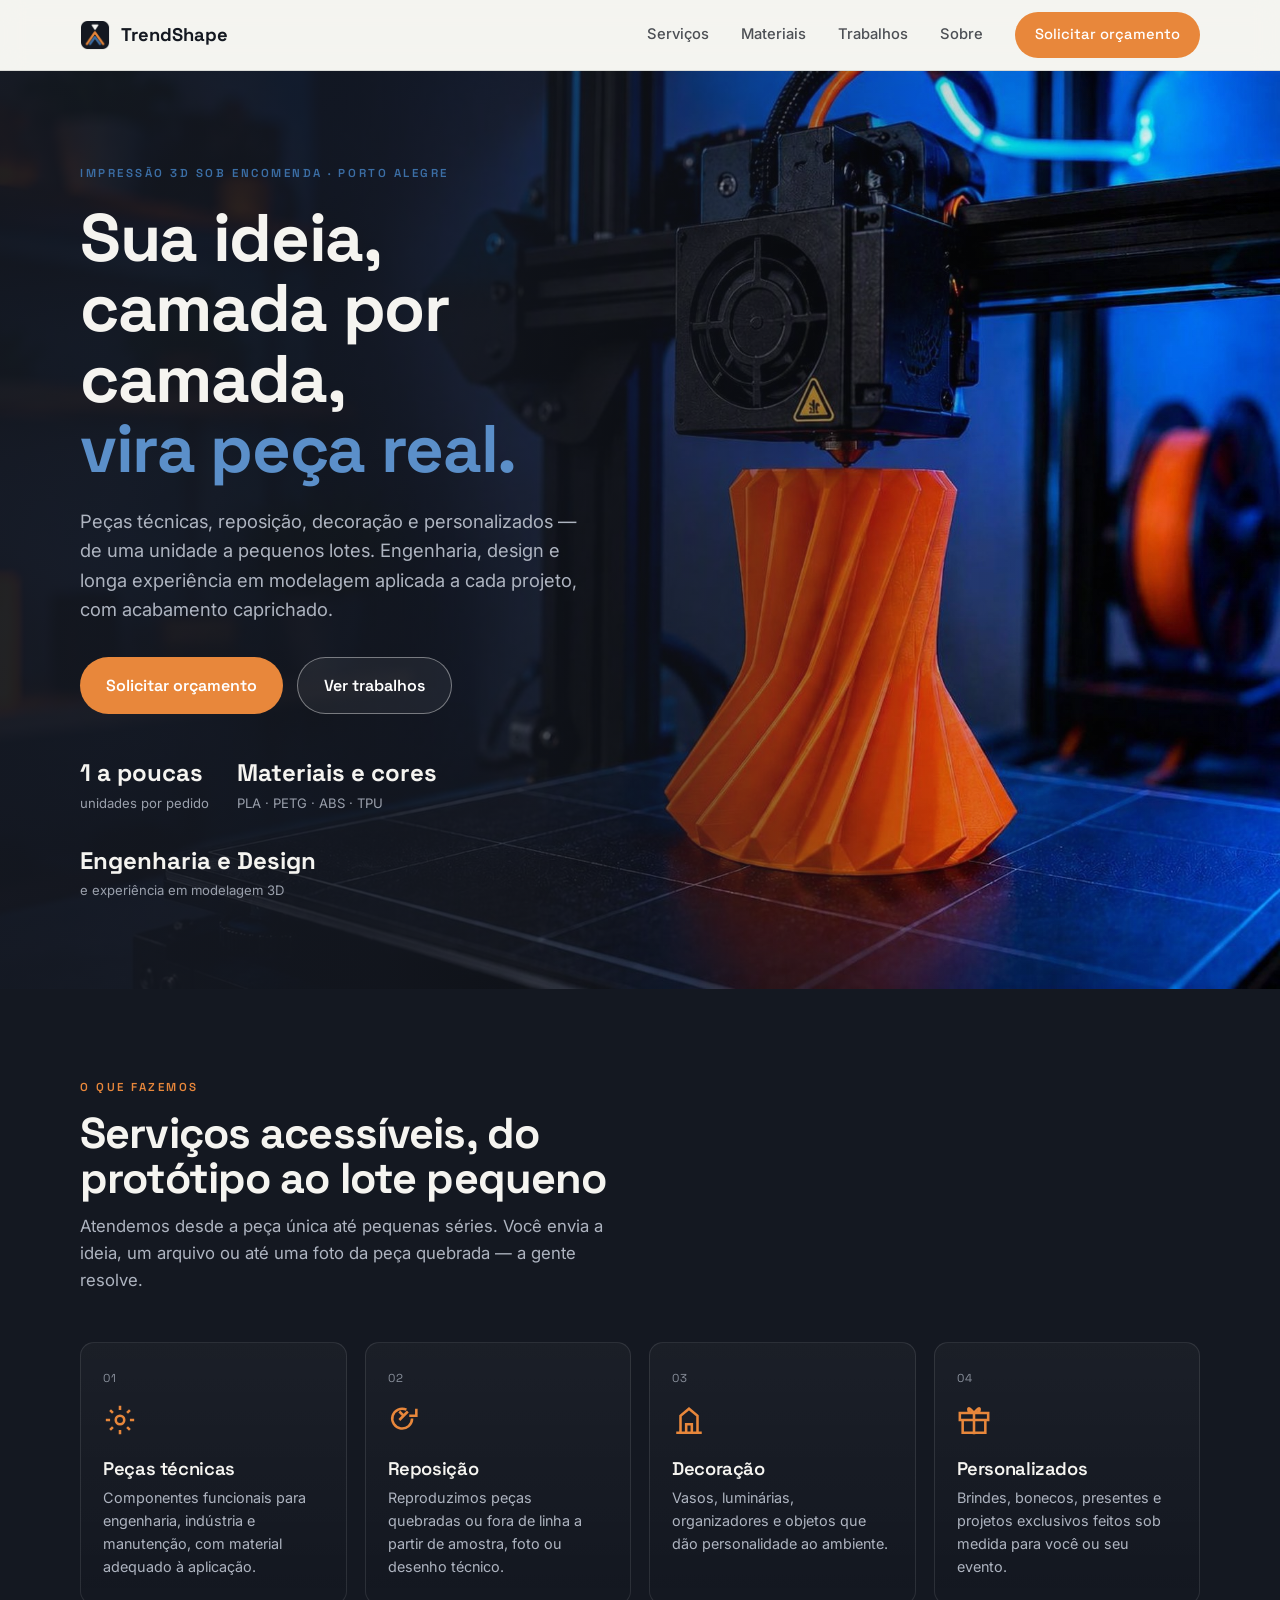
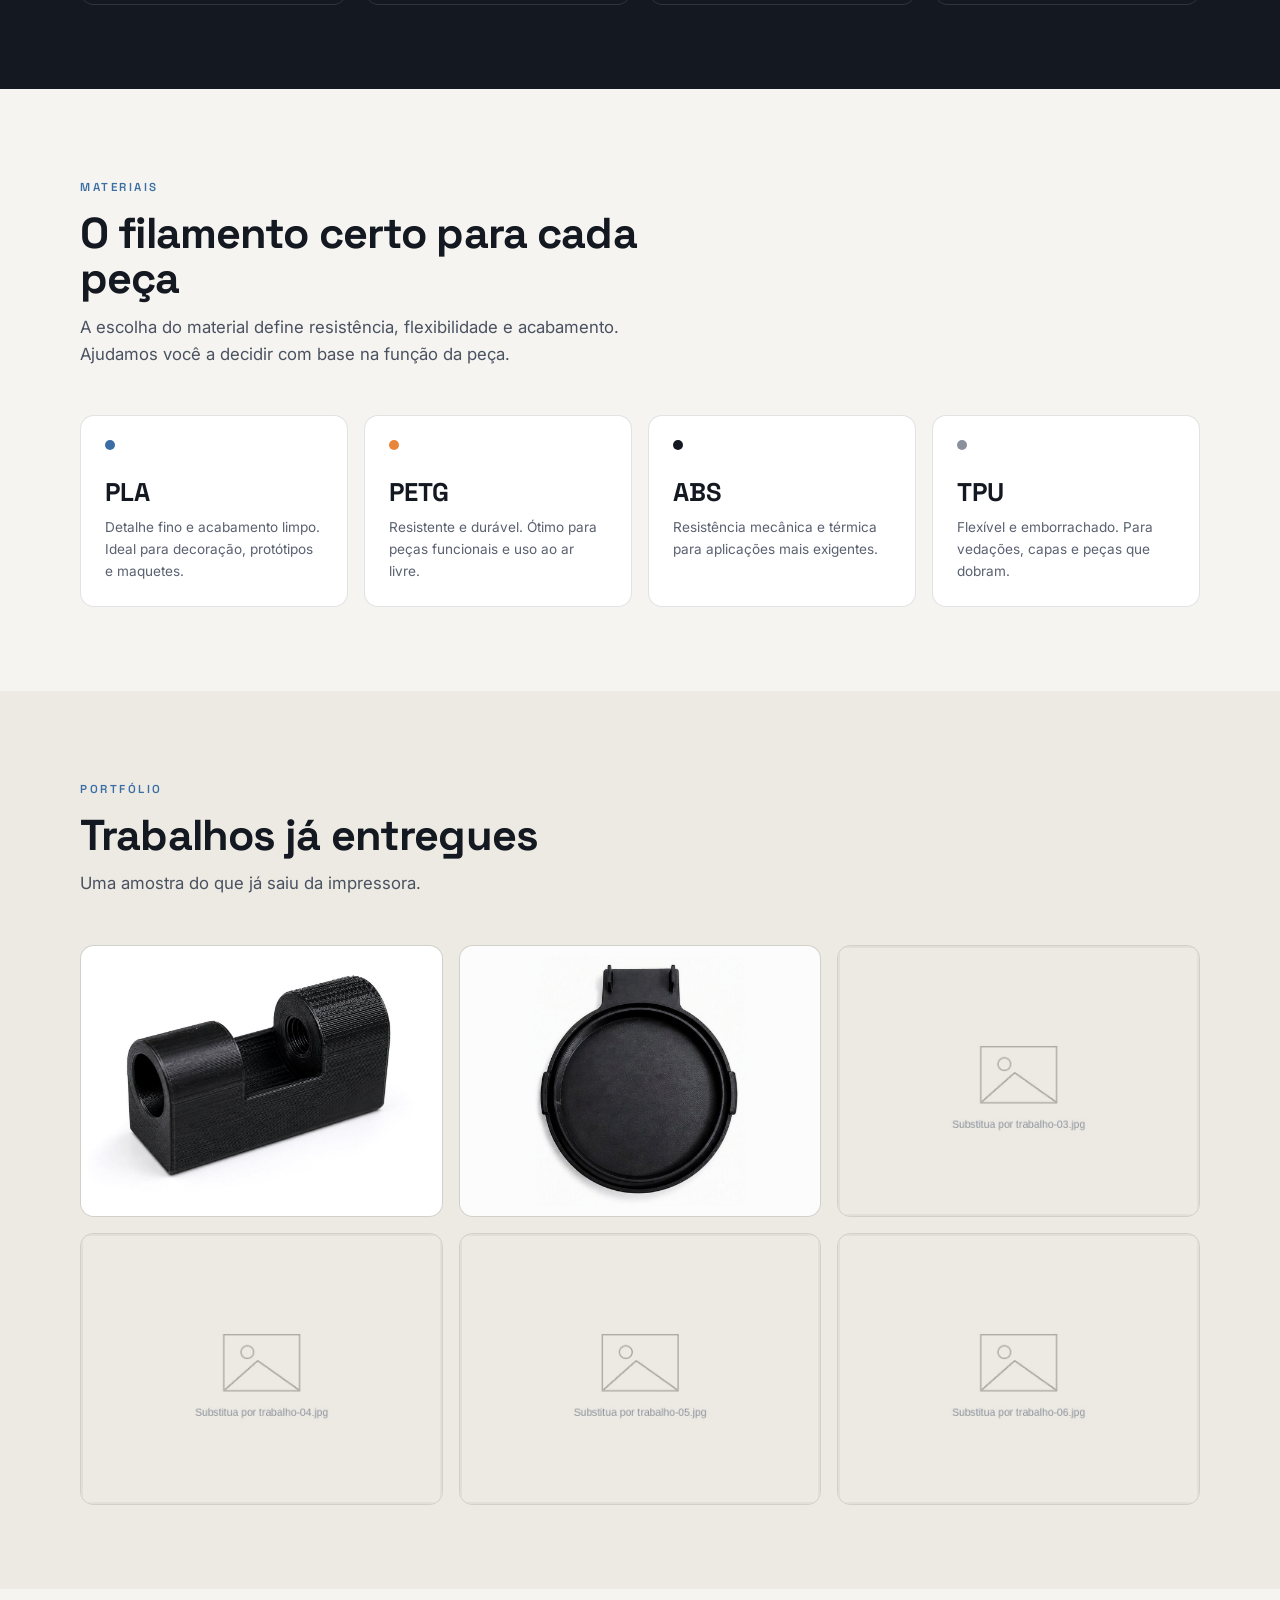
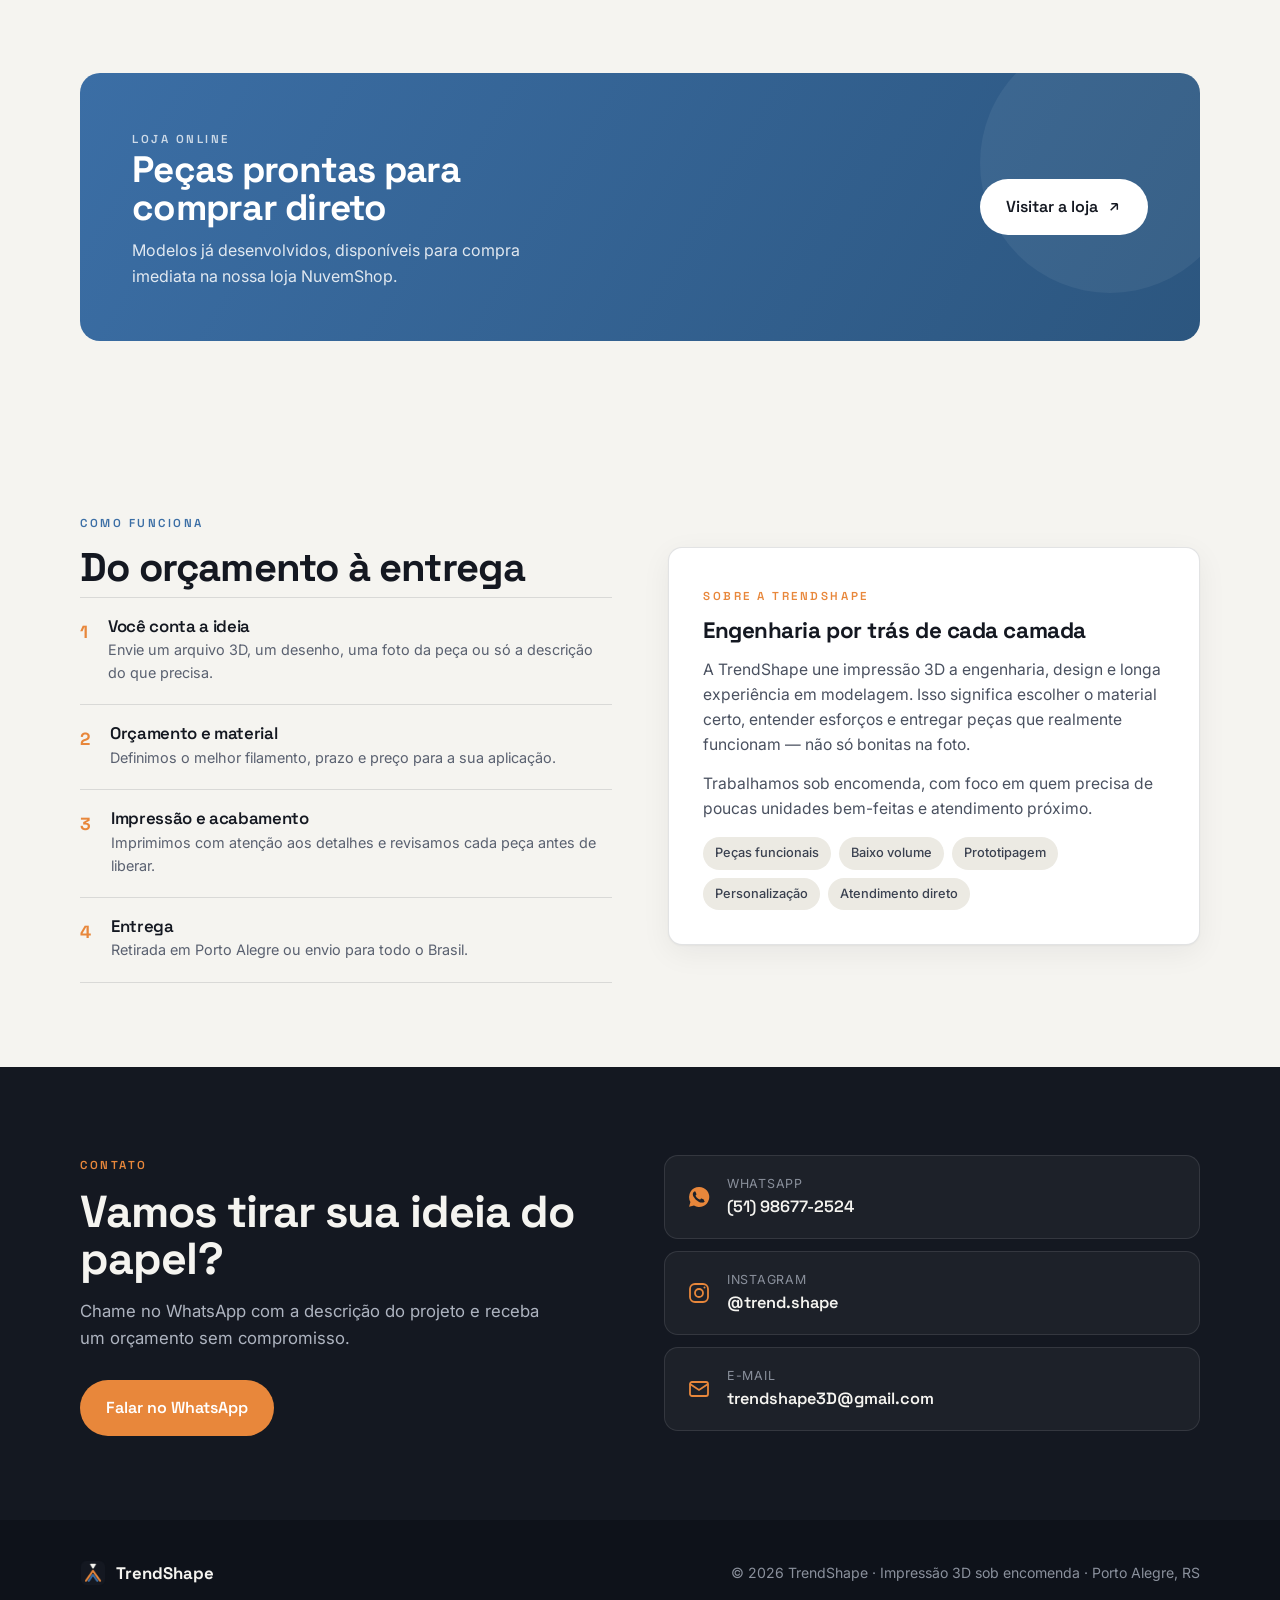
<file: index.html>
<!DOCTYPE html>
<html lang="pt-BR">
<head>
  <meta charset="UTF-8">
  <meta name="viewport" content="width=device-width, initial-scale=1.0">

  <!-- Verificação do Google Search Console -->
  <meta name="google-site-verification" content="ntj7TCMDz5iYfJEaXq7VHGRBBmyvjO6dl3BbJT6ByIw" />

  <!-- ===== INFORMAÇÕES DO SITE (aparecem no Google e ao compartilhar) ===== -->
  <title>TrendShape | Impressão 3D sob encomenda</title>
  <meta name="description" content="Impressão 3D acessível sob encomenda em Porto Alegre: peças técnicas, reposição, decoração e personalizados. Engenharia, design e longa experiência em modelagem aplicada a cada peça.">
  <meta property="og:title" content="TrendShape | Impressão 3D sob encomenda">
  <meta property="og:description" content="Peças técnicas, reposição, decoração e brindes personalizados em impressão 3D de alta precisão.">
  <meta property="og:image" content="images/logo-horizontal.png">
  <meta property="og:type" content="website">

  <!-- ===== ÍCONE DA ABA DO NAVEGADOR ===== -->
  <link rel="icon" type="image/png" sizes="32x32" href="images/favicon-32.png">
  <link rel="apple-touch-icon" sizes="180x180" href="images/apple-touch-icon-180.png">

  <!-- ===== FONTES ===== -->
  <link rel="preconnect" href="https://fonts.googleapis.com">
  <link rel="preconnect" href="https://fonts.gstatic.com" crossorigin>
  <link href="https://fonts.googleapis.com/css2?family=Space+Grotesk:wght@400;500;600;700&family=Inter:wght@400;500;600&display=swap" rel="stylesheet">

  <!-- ===== FOLHA DE ESTILO ===== -->
  <link rel="stylesheet" href="style.css">
</head>
<body>


<!-- ==========================================================================
     CABEÇALHO
     ========================================================================== -->
<header class="cabecalho">
  <div class="container nav">

    <a href="#topo" class="nav__marca">
      <img class="nav__logo" src="images/logo-simbolo.png" alt="Logo TrendShape">
      TrendShape
    </a>

    <nav class="nav__links" id="menu">
      <a href="#servicos">Serviços</a>
      <a href="#materiais">Materiais</a>
      <a href="#galeria">Trabalhos</a>
      <a href="#sobre">Sobre</a>
      <a href="#contato" class="btn btn--ambar">Solicitar orçamento</a>
    </nav>

    <button class="nav__toggle" id="botao-menu" aria-label="Abrir menu">
      <span></span><span></span><span></span>
    </button>

  </div>
</header>


<!-- ==========================================================================
     HERO — seção de topo
     ========================================================================== -->
<!-- A imagem de fundo é definida no CSS (.hero). Para trocar a foto,
     substitua images/hero.jpg (e opcionalmente images/hero-mobile.jpg). -->
<section class="hero" id="topo">

  <div class="hero__conteudo">

    <span class="rotulo">Impressão 3D sob encomenda · Porto Alegre</span>

    <h1>Sua ideia,<br>camada por camada,<br><span class="destaque">vira peça real.</span></h1>

    <p class="hero__texto">
      Peças técnicas, reposição, decoração e personalizados — de uma unidade
      a pequenos lotes. Engenharia, design e longa experiência em modelagem
      aplicada a cada projeto, com acabamento caprichado.
    </p>

    <div class="hero__botoes">
      <a href="#contato" class="btn btn--ambar btn--grande">Solicitar orçamento</a>
      <a href="#galeria" class="btn btn--vazado-claro btn--grande">Ver trabalhos</a>
    </div>

    <div class="hero__dados">
      <div class="hero__dado"><b>1 a poucas</b><span>unidades por pedido</span></div>
      <div class="hero__dado"><b>Materiais e cores</b><span>PLA · PETG · ABS · TPU</span></div>
      <div class="hero__dado"><b>Engenharia e Design</b><span>e experiência em modelagem 3D</span></div>
    </div>

  </div>
</section>


<!-- ==========================================================================
     SERVIÇOS
     ========================================================================== -->
<section class="secao secao--escura" id="servicos">
  <div class="container">

    <div class="secao-titulo">
      <span class="rotulo">O que fazemos</span>
      <h2>Serviços acessíveis, do protótipo ao lote pequeno</h2>
      <p>Atendemos desde a peça única até pequenas séries. Você envia a ideia,
         um arquivo ou até uma foto da peça quebrada — a gente resolve.</p>
    </div>

    <div class="servicos__grid">

      <article class="servico">
        <div class="servico__num">01</div>
        <svg class="servico__icone" viewBox="0 0 24 24" fill="none" stroke="currentColor" stroke-width="1.8">
          <circle cx="12" cy="12" r="3"/>
          <path d="M12 2v3M12 19v3M2 12h3M19 12h3M5 5l2 2M17 17l2 2M19 5l-2 2M7 17l-2 2"/>
        </svg>
        <h3>Peças técnicas</h3>
        <p>Componentes funcionais para engenharia, indústria e manutenção,
           com material adequado à aplicação.</p>
      </article>

      <article class="servico">
        <div class="servico__num">02</div>
        <svg class="servico__icone" viewBox="0 0 24 24" fill="none" stroke="currentColor" stroke-width="1.8">
          <path d="M14 6l-3 3m0 0L8 6m3 3l-3 3m9-1a7 7 0 11-4-6.3"/>
          <path d="M20 4v5h-5"/>
        </svg>
        <h3>Reposição</h3>
        <p>Reproduzimos peças quebradas ou fora de linha a partir de amostra,
           foto ou desenho técnico.</p>
      </article>

      <article class="servico">
        <div class="servico__num">03</div>
        <svg class="servico__icone" viewBox="0 0 24 24" fill="none" stroke="currentColor" stroke-width="1.8">
          <path d="M3 21h18M6 21V9l6-5 6 5v12M10 21v-6h4v6"/>
        </svg>
        <h3>Decoração</h3>
        <p>Vasos, luminárias, organizadores e objetos que dão personalidade
           ao ambiente.</p>
      </article>

      <article class="servico">
        <div class="servico__num">04</div>
        <svg class="servico__icone" viewBox="0 0 24 24" fill="none" stroke="currentColor" stroke-width="1.8">
          <path d="M20 12v9H4v-9M2 7h20v5H2zM12 22V7M12 7S8 7 8 4.5 12 7 12 7zM12 7s4 0 4-2.5S12 7 12 7z"/>
        </svg>
        <h3>Personalizados</h3>
        <p>Brindes, bonecos, presentes e projetos exclusivos feitos sob medida
           para você ou seu evento.</p>
      </article>

    </div>
  </div>
</section>


<!-- ==========================================================================
     MATERIAIS
     ========================================================================== -->
<section class="secao" id="materiais">
  <div class="container">

    <div class="secao-titulo">
      <span class="rotulo">Materiais</span>
      <h2>O filamento certo para cada peça</h2>
      <p>A escolha do material define resistência, flexibilidade e acabamento.
         Ajudamos você a decidir com base na função da peça.</p>
    </div>

    <div class="materiais__grid">

      <article class="material">
        <span class="material__cor" style="background: var(--cor-azul)"></span>
        <div class="material__nome">PLA</div>
        <p>Detalhe fino e acabamento limpo. Ideal para decoração, protótipos e maquetes.</p>
      </article>

      <article class="material">
        <span class="material__cor" style="background: var(--cor-ambar)"></span>
        <div class="material__nome">PETG</div>
        <p>Resistente e durável. Ótimo para peças funcionais e uso ao ar livre.</p>
      </article>

      <article class="material">
        <span class="material__cor" style="background: var(--cor-grafite)"></span>
        <div class="material__nome">ABS</div>
        <p>Resistência mecânica e térmica para aplicações mais exigentes.</p>
      </article>

      <article class="material">
        <span class="material__cor" style="background: var(--cor-cinza)"></span>
        <div class="material__nome">TPU</div>
        <p>Flexível e emborrachado. Para vedações, capas e peças que dobram.</p>
      </article>

    </div>
  </div>
</section>


<!-- ==========================================================================
     GALERIA
     --------------------------------------------------------------------------
     COMO ADICIONAR SEUS TRABALHOS:
     1. Coloque a foto na pasta  images/
     2. Troque o "src" pelo nome do arquivo
     3. Ajuste o "alt" e a legenda
     Para adicionar mais peças, é só copiar um bloco <article class="peca">
     ========================================================================== -->
<section class="secao secao--cinza" id="galeria">
  <div class="container">

    <div class="secao-titulo">
      <span class="rotulo">Portfólio</span>
      <h2>Trabalhos já entregues</h2>
      <p>Uma amostra do que já saiu da impressora.</p>
    </div>

    <div class="galeria__grid">

      <article class="peca">
        <img src="images/trabalho-01.jpg" alt="Suporte para sensor de pressão de injeção veicular impresso em ABS preto">
        <div class="peca__legenda">Suporte p/ sensor de injeção · ABS</div>
      </article>

      <article class="peca">
        <img src="images/trabalho-02.jpg" alt="Tampa de reposição para projetor impressa em ABS preto">
        <div class="peca__legenda">Tampa de projetor · ABS</div>
      </article>

      <article class="peca">
        <img src="images/trabalho-03.jpg" alt="Luminária decorativa impressa em 3D">
        <div class="peca__legenda">Luminária decorativa</div>
      </article>

      <article class="peca">
        <img src="images/trabalho-04.jpg" alt="Brinde personalizado impresso em 3D">
        <div class="peca__legenda">Brinde personalizado</div>
      </article>

      <article class="peca">
        <img src="images/trabalho-05.jpg" alt="Organizador funcional impresso em 3D">
        <div class="peca__legenda">Organizador funcional</div>
      </article>

      <article class="peca">
        <img src="images/trabalho-06.jpg" alt="Miniatura impressa em 3D">
        <div class="peca__legenda">Boneco / miniatura</div>
      </article>

    </div>
  </div>
</section>


<!-- ==========================================================================
     LOJA (NuvemShop)
     ========================================================================== -->
<section class="secao">
  <div class="container">
    <div class="loja">
      <div class="loja__conteudo">

        <div>
          <span class="rotulo">Loja online</span>
          <h2>Peças prontas para comprar direto</h2>
          <p>Modelos já desenvolvidos, disponíveis para compra imediata
             na nossa loja NuvemShop.</p>
        </div>

        <!-- Link da loja NuvemShop. Quando você ativar o domínio próprio
             (loja.trendshape.com.br), troque o endereço abaixo por ele. -->
        <a href="https://trendshape.lojavirtualnuvem.com.br" target="_blank" rel="noopener" class="btn btn--branco btn--grande">
          Visitar a loja
          <svg width="16" height="16" viewBox="0 0 24 24" fill="none" stroke="currentColor" stroke-width="2.2">
            <path d="M7 17L17 7M17 7H8M17 7v9"/>
          </svg>
        </a>

      </div>
    </div>
  </div>
</section>


<!-- ==========================================================================
     SOBRE / PROCESSO
     ========================================================================== -->
<section class="secao" id="sobre">
  <div class="container sobre__grid">

    <div>
      <span class="rotulo">Como funciona</span>
      <h2 class="sobre__titulo">Do orçamento à entrega</h2>

      <div class="passos">

        <div class="passo">
          <span class="passo__num">1</span>
          <div>
            <h3>Você conta a ideia</h3>
            <p>Envie um arquivo 3D, um desenho, uma foto da peça ou só a descrição do que precisa.</p>
          </div>
        </div>

        <div class="passo">
          <span class="passo__num">2</span>
          <div>
            <h3>Orçamento e material</h3>
            <p>Definimos o melhor filamento, prazo e preço para a sua aplicação.</p>
          </div>
        </div>

        <div class="passo">
          <span class="passo__num">3</span>
          <div>
            <h3>Impressão e acabamento</h3>
            <p>Imprimimos com atenção aos detalhes e revisamos cada peça antes de liberar.</p>
          </div>
        </div>

        <div class="passo">
          <span class="passo__num">4</span>
          <div>
            <h3>Entrega</h3>
            <p>Retirada em Porto Alegre ou envio para todo o Brasil.</p>
          </div>
        </div>

      </div>
    </div>

    <aside class="cartao">
      <span class="rotulo">Sobre a TrendShape</span>
      <h3>Engenharia por trás de cada camada</h3>
      <p>A TrendShape une impressão 3D a engenharia, design e longa experiência
         em modelagem. Isso significa escolher o material certo, entender
         esforços e entregar peças que realmente funcionam — não só bonitas na foto.</p>
      <p>Trabalhamos sob encomenda, com foco em quem precisa de poucas unidades
         bem-feitas e atendimento próximo.</p>

      <div class="tags">
        <span class="tag">Peças funcionais</span>
        <span class="tag">Baixo volume</span>
        <span class="tag">Prototipagem</span>
        <span class="tag">Personalização</span>
        <span class="tag">Atendimento direto</span>
      </div>
    </aside>

  </div>
</section>


<!-- ==========================================================================
     CONTATO
     --------------------------------------------------------------------------
     WhatsApp, Instagram e E-mail: preenchidos.
     ========================================================================== -->
<section class="secao secao--escura contato" id="contato">
  <div class="container contato__grid">

    <div>
      <span class="rotulo">Contato</span>
      <h2>Vamos tirar sua ideia do papel?</h2>
      <p class="contato__texto">
        Chame no WhatsApp com a descrição do projeto e receba um orçamento
        sem compromisso.
      </p>
      <a href="https://wa.me/5551986772524?text=Ol%C3%A1!%20Gostaria%20de%20um%20or%C3%A7amento%20de%20impress%C3%A3o%203D." target="_blank" rel="noopener" class="btn btn--ambar btn--grande">Falar no WhatsApp</a>
    </div>

    <div class="canais">

      <a href="https://wa.me/5551986772524?text=Ol%C3%A1!%20Gostaria%20de%20um%20or%C3%A7amento%20de%20impress%C3%A3o%203D." target="_blank" rel="noopener" class="canal">
        <svg class="canal__icone" viewBox="0 0 24 24" fill="currentColor">
          <path d="M12 2a10 10 0 00-8.6 15l-1.3 4.8 4.9-1.3A10 10 0 1012 2zm5.8 14.2c-.2.7-1.4 1.3-2 1.4-.5.1-1.2.1-1.9-.1-.4-.1-1-.3-1.8-.6-3-1.3-5-4.4-5.1-4.6-.2-.2-1.2-1.6-1.2-3s.7-2.1 1-2.4c.2-.3.5-.3.7-.3h.5c.2 0 .4 0 .6.5l.8 2c.1.1.1.3 0 .5l-.4.5-.3.3c-.1.1-.3.3-.1.6.2.3.8 1.3 1.7 2.1 1.2 1 2.1 1.4 2.4 1.5.2.1.4.1.6-.1l.7-.9c.2-.3.4-.2.6-.1l2 .9c.2.1.4.2.5.3.1.2.1.7-.1 1.4z"/>
        </svg>
        <div>
          <div class="canal__rotulo">WhatsApp</div>
          <div class="canal__valor">(51) 98677-2524</div>
        </div>
      </a>

      <a href="https://instagram.com/trend.shape" target="_blank" rel="noopener" class="canal">
        <svg class="canal__icone" viewBox="0 0 24 24" fill="none" stroke="currentColor" stroke-width="1.8">
          <rect x="3" y="3" width="18" height="18" rx="5"/>
          <circle cx="12" cy="12" r="4"/>
          <circle cx="17.5" cy="6.5" r="1" fill="currentColor" stroke="none"/>
        </svg>
        <div>
          <div class="canal__rotulo">Instagram</div>
          <div class="canal__valor">@trend.shape</div>
        </div>
      </a>

      <a href="mailto:trendshape3D@gmail.com" class="canal">
        <svg class="canal__icone" viewBox="0 0 24 24" fill="none" stroke="currentColor" stroke-width="1.8">
          <rect x="3" y="5" width="18" height="14" rx="2"/>
          <path d="M3 7l9 6 9-6"/>
        </svg>
        <div>
          <div class="canal__rotulo">E-mail</div>
          <div class="canal__valor">trendshape3D@gmail.com</div>
        </div>
      </a>

    </div>
  </div>
</section>


<!-- ==========================================================================
     RODAPÉ
     ========================================================================== -->
<footer class="rodape">
  <div class="container rodape__conteudo">

    <div class="rodape__marca">
      <img class="rodape__logo" src="images/logo-simbolo.png" alt="Logo TrendShape">
      TrendShape
    </div>

    <div>© 2026 TrendShape · Impressão 3D sob encomenda · Porto Alegre, RS</div>

  </div>
</footer>


<!-- ==========================================================================
     SCRIPT — abre e fecha o menu no celular
     ========================================================================== -->
<script>
  const botaoMenu = document.getElementById('botao-menu');
  const menu = document.getElementById('menu');

  botaoMenu.addEventListener('click', () => {
    menu.classList.toggle('aberto');
  });

  // Fecha o menu ao clicar em um link
  menu.querySelectorAll('a').forEach(link => {
    link.addEventListener('click', () => menu.classList.remove('aberto'));
  });
</script>

</body>
</html>
</file>
<file: style.css>
/* ==========================================================================
   TREND SHAPE — Folha de estilo
   --------------------------------------------------------------------------
   ORGANIZAÇÃO DO ARQUIVO:
     1. VARIÁVEIS ......... cores, fontes e medidas (MUDE AQUI!)
     2. RESET / BASE ...... normalização e estilos globais
     3. COMPONENTES ....... botões, títulos de seção
     4. CABEÇALHO ......... navegação
     5. HERO .............. seção de topo
     6. SERVIÇOS
     7. MATERIAIS
     8. GALERIA
     9. LOJA
    10. SOBRE / PROCESSO
    11. CONTATO
    12. RODAPÉ
    13. RESPONSIVO ....... ajustes para tablet e celular
   ========================================================================== */


/* ==========================================================================
   1. VARIÁVEIS  ←←← PRINCIPAIS AJUSTES DO SITE FICAM AQUI
   ========================================================================== */
:root{
  /* --- CORES DA MARCA --- */
  --cor-grafite:    #141821;   /* fundo escuro / texto principal */
  --cor-grafite-2:  #1c212d;   /* variação do grafite */
  --cor-azul:       #3B6EA5;   /* azul-aço (cor de destaque) */
  --cor-azul-esc:   #2C567F;   /* azul escuro (gradientes) */
  --cor-azul-claro: #5B8FC9;   /* azul claro (sobre fundo escuro) */
  --cor-ambar:      #E8873B;   /* âmbar (cor de ação / CTA) */

  /* --- CORES NEUTRAS --- */
  --cor-papel:      #F5F4F0;   /* fundo claro do site */
  --cor-papel-2:    #ECEAE3;   /* fundo claro alternativo */
  --cor-branco:     #FFFFFF;
  --cor-cinza:      #8A909C;   /* textos secundários */
  --cor-cinza-esc:  #4a5160;   /* parágrafos */
  --cor-cinza-clara:#aeb4c0;   /* textos sobre fundo escuro */
  --cor-linha:      rgba(20,24,33,.12);  /* bordas e divisórias */

  /* --- TIPOGRAFIA --- */
  --fonte-titulo: 'Space Grotesk', sans-serif;  /* títulos e marca */
  --fonte-texto:  'Inter', system-ui, sans-serif; /* corpo de texto */

  /* --- MEDIDAS --- */
  --largura-max:  1120px;  /* largura máxima do conteúdo */
  --raio:         14px;    /* arredondamento dos cantos */
  --espaco-secao: 84px;    /* espaçamento vertical entre seções */

  /* --- SOMBRA --- */
  --sombra: 0 1px 2px rgba(20,24,33,.04), 0 8px 30px rgba(20,24,33,.06);
}


/* ==========================================================================
   2. RESET / BASE
   ========================================================================== */
*{ box-sizing:border-box; margin:0; padding:0; }

html{ scroll-behavior:smooth; }

body{
  font-family: var(--fonte-texto);
  color: var(--cor-grafite);
  background: var(--cor-papel);
  line-height:1.6;
  -webkit-font-smoothing:antialiased;
}

h1,h2,h3{
  font-family: var(--fonte-titulo);
  line-height:1.05;
  letter-spacing:-.02em;
}

a{ color:inherit; text-decoration:none; }

img{ display:block; max-width:100%; }

/* Container central usado em todas as seções */
.container{
  width: min(var(--largura-max), 92vw);
  margin-inline: auto;
}

/* Espaçamento padrão das seções */
.secao{ padding: var(--espaco-secao) 0; }

/* Variantes de fundo de seção */
.secao--escura{ background: var(--cor-grafite); color: var(--cor-papel); }
.secao--cinza { background: var(--cor-papel-2); }


/* ==========================================================================
   3. COMPONENTES
   ========================================================================== */

/* --- Rótulo pequeno acima dos títulos --- */
.rotulo{
  font-family: var(--fonte-titulo);
  font-size:.72rem;
  font-weight:600;
  letter-spacing:.22em;
  text-transform:uppercase;
  color: var(--cor-azul);
}
.secao--escura .rotulo{ color: var(--cor-ambar); }

/* --- Cabeçalho de seção (rótulo + título + descrição) --- */
.secao-titulo{ max-width:56ch; margin-bottom:48px; }
.secao-titulo h2{
  font-size: clamp(1.9rem, 4vw, 2.7rem);
  font-weight:700;
  margin:12px 0;
}
.secao-titulo p{ color: var(--cor-cinza-esc); font-size:1.05rem; }
.secao--escura .secao-titulo p{ color: var(--cor-cinza-clara); }

/* --- Botões --- */
.btn{
  display:inline-flex;
  align-items:center;
  gap:8px;
  font-family: var(--fonte-titulo);
  font-weight:600;
  font-size:.92rem;
  padding:11px 20px;
  border-radius:999px;
  cursor:pointer;
  transition: transform .15s, box-shadow .2s, background .2s;
}
.btn--grande{ padding:15px 26px; font-size:1rem; }

.btn--escuro{ background: var(--cor-grafite); color: var(--cor-papel); }
.btn--escuro:hover{ transform:translateY(-1px); box-shadow: var(--sombra); }

.btn--ambar{ background: var(--cor-ambar); color:#fff; }
.btn--ambar:hover{ transform:translateY(-1px); box-shadow:0 8px 24px rgba(232,135,59,.35); }

.btn--branco{ background: var(--cor-branco); color: var(--cor-grafite); }
.btn--branco:hover{ transform:translateY(-1px); box-shadow: var(--sombra); }

.btn--vazado{ border:1px solid var(--cor-linha); background:transparent; }
.btn--vazado:hover{ background: var(--cor-papel-2); }


/* ==========================================================================
   4. CABEÇALHO / NAVEGAÇÃO
   ========================================================================== */
.cabecalho{
  position:sticky;
  top:0;
  z-index:50;
  background: rgba(245,244,240,.82);
  backdrop-filter: blur(12px);
  border-bottom:1px solid var(--cor-linha);
}
.nav{
  display:flex;
  align-items:center;
  justify-content:space-between;
  height:70px;
}
.nav__marca{
  display:flex;
  align-items:center;
  gap:11px;
  font-family: var(--fonte-titulo);
  font-weight:700;
  font-size:1.15rem;
}
.nav__logo{ width:30px; height:30px; }  /* tamanho do logo no topo */

.nav__links{ display:flex; gap:32px; align-items:center; }
.nav__links a{
  font-size:.92rem;
  font-weight:500;
  opacity:.75;
  transition:opacity .2s;
}
.nav__links a:hover{ opacity:1; }
.nav__links .btn{ opacity:1; }

/* Botão hambúrguer (aparece só no celular) */
.nav__toggle{
  display:none;
  background:none;
  border:0;
  cursor:pointer;
  padding:8px;
}
.nav__toggle span{
  display:block;
  width:22px;
  height:2px;
  background: var(--cor-grafite);
  margin:4px 0;
}


/* ==========================================================================
   5. HERO (seção de topo) — com imagem de fundo de largura total
   --------------------------------------------------------------------------
   A foto fica no fundo, ancorada à direita (onde aparece a impressora).
   Por cima dela, um gradiente escuro do lado esquerdo (onde fica o texto)
   até transparente no lado direito, garantindo que o texto seja legível.

   PARA TROCAR A FOTO: substitua images/hero.jpg.
   PARA AJUSTAR O ESCURECIMENTO: mude os valores de opacidade (0 a 1) do
   gradiente em --hero-gradiente abaixo.
   ========================================================================== */
:root{
  /* Gradiente sobre a foto: sólido à esquerda -> transparente à direita */
  --hero-gradiente: linear-gradient(
    90deg,
    rgba(20,24,33,.94) 0%,
    rgba(20,24,33,.88) 30%,
    rgba(20,24,33,.55) 55%,
    rgba(20,24,33,.15) 75%,
    rgba(20,24,33,0)   100%);
}

.hero{
  position:relative;
  display:flex;
  align-items:center;
  min-height:620px;
  overflow:hidden;
  background-image: var(--hero-gradiente), url('images/hero.jpg');
  background-size: cover, cover;
  background-position: center, center right;
  background-repeat: no-repeat, no-repeat;
}

.hero__conteudo{
  position:relative;
  z-index:1;
  padding:88px 0;
  /* Alinha a borda esquerda do texto com o conteúdo das demais seções
     (mesma lógica do .container): margem que acompanha a largura da tela.
     Não mexa nesta conta — ela mantém o hero alinhado com "O que fazemos". */
  padding-left: max(4vw, calc((100vw - var(--largura-max)) / 2));
  padding-right: 24px;
  max-width: 620px;   /* largura do bloco de texto */
}

.hero h1{
  font-size: clamp(2.6rem, 6vw, 4.2rem);
  font-weight:700;
  margin:18px 0 22px;
  color: var(--cor-papel);          /* texto claro sobre foto escura */
}
.hero h1 .destaque{ color: var(--cor-azul-claro); }

.hero__texto{
  font-size:1.15rem;
  color: var(--cor-cinza-clara);    /* cinza claro, legível sobre a foto */
  max-width:44ch;
  margin-bottom:32px;
}

.hero__botoes{ display:flex; gap:14px; flex-wrap:wrap; }

/* Números de destaque abaixo do texto */
.hero__dados{ display:flex; gap:28px; margin-top:40px; flex-wrap:wrap; }
.hero__dado{ display:flex; flex-direction:column; }
.hero__dado b{
  font-family: var(--fonte-titulo);
  font-size:1.5rem;
  font-weight:700;
  color: var(--cor-papel);
}
.hero__dado span{ font-size:.82rem; color:#9aa0ac; }

/* Botão vazado claro (para usar sobre a foto escura) */
.btn--vazado-claro{
  border:1px solid rgba(255,255,255,.4);
  background: rgba(255,255,255,.06);
  color:#fff;
}
.btn--vazado-claro:hover{
  background: rgba(255,255,255,.14);
  transform:translateY(-1px);
}


/* ==========================================================================
   6. SERVIÇOS
   ========================================================================== */
.servicos__grid{
  display:grid;
  grid-template-columns: repeat(4, 1fr);
  gap:18px;
}
.servico{
  border:1px solid rgba(255,255,255,.1);
  border-radius: var(--raio);
  padding:26px 22px;
  background: linear-gradient(180deg, rgba(255,255,255,.03), transparent);
  transition: border-color .25s, transform .25s;
}
.servico:hover{ border-color: var(--cor-ambar); transform:translateY(-3px); }
.servico__num{
  font-family: var(--fonte-titulo);
  font-size:.72rem;
  color: var(--cor-cinza);
  letter-spacing:.1em;
}
.servico__icone{
  width:34px; height:34px;
  margin:16px 0 14px;
  color: var(--cor-ambar);
}
.servico h3{ font-size:1.15rem; font-weight:600; margin-bottom:8px; }
.servico p{ font-size:.9rem; color: var(--cor-cinza-clara); }


/* ==========================================================================
   7. MATERIAIS
   ========================================================================== */
.materiais__grid{
  display:grid;
  grid-template-columns: repeat(4, 1fr);
  gap:16px;
}
.material{
  border:1px solid var(--cor-linha);
  border-radius: var(--raio);
  padding:24px;
  background: var(--cor-branco);
  transition: transform .2s, box-shadow .2s;
}
.material:hover{ transform:translateY(-3px); box-shadow: var(--sombra); }
.material__cor{
  width:10px; height:10px;
  border-radius:50%;
  display:inline-block;
  margin-bottom:14px;
}
.material__nome{
  font-family: var(--fonte-titulo);
  font-size:1.6rem;
  font-weight:700;
}
.material p{ font-size:.85rem; color:#5a6170; margin-top:4px; }


/* ==========================================================================
   8. GALERIA
   ========================================================================== */
.galeria__grid{
  display:grid;
  grid-template-columns: repeat(3, 1fr);
  gap:16px;
}
.peca{
  aspect-ratio: 4/3;
  border-radius: var(--raio);
  overflow:hidden;
  position:relative;
  background: var(--cor-papel-2);
  border:1px solid var(--cor-linha);
}
.peca img{
  width:100%; height:100%;
  object-fit:cover;
  transition: transform .5s;
}
.peca:hover img{ transform:scale(1.05); }

/* Legenda que aparece ao passar o mouse */
.peca__legenda{
  position:absolute;
  left:0; right:0; bottom:0;
  padding:14px;
  background: linear-gradient(transparent, rgba(20,24,33,.82));
  color:#fff;
  font-size:.85rem;
  font-weight:500;
  opacity:0;
  transition:opacity .25s;
}
.peca:hover .peca__legenda{ opacity:1; }


/* ==========================================================================
   9. LOJA (faixa de destaque)
   ========================================================================== */
.loja{
  background: linear-gradient(120deg, var(--cor-azul), var(--cor-azul-esc));
  color:#fff;
  border-radius:20px;
  padding:52px;
  position:relative;
  overflow:hidden;
}
.loja::after{  /* círculo decorativo */
  content:"";
  position:absolute;
  right:-40px; top:-40px;
  width:260px; height:260px;
  border-radius:50%;
  background: rgba(255,255,255,.06);
}
.loja__conteudo{
  position:relative;
  z-index:1;
  display:flex;
  align-items:center;
  justify-content:space-between;
  gap:32px;
  flex-wrap:wrap;
}
.loja .rotulo{ color: rgba(255,255,255,.75); }
.loja h2{
  font-size: clamp(1.7rem, 3.5vw, 2.3rem);
  font-weight:700;
  max-width:20ch;
}
.loja p{ color: rgba(255,255,255,.85); margin-top:10px; max-width:40ch; }


/* ==========================================================================
   10. SOBRE / PROCESSO
   ========================================================================== */
.sobre__grid{
  display:grid;
  grid-template-columns: 1fr 1fr;
  gap:56px;
  align-items:center;
}
.sobre__titulo{
  font-size: clamp(1.9rem, 4vw, 2.5rem);
  font-weight:700;
  margin:12px 0 8px;
}

/* Passos numerados */
.passos{ display:flex; flex-direction:column; }
.passo{
  display:grid;
  grid-template-columns: auto 1fr;
  gap:20px;
  padding:20px 0;
  border-top:1px solid var(--cor-linha);
}
.passo:last-child{ border-bottom:1px solid var(--cor-linha); }
.passo__num{
  font-family: var(--fonte-titulo);
  font-weight:700;
  font-size:1.1rem;
  color: var(--cor-ambar);
}
.passo h3{ font-size:1.05rem; font-weight:600; margin-bottom:3px; }
.passo p{ font-size:.9rem; color:#5a6170; }

/* Cartão "Sobre a empresa" */
.cartao{
  background: var(--cor-branco);
  border:1px solid var(--cor-linha);
  border-radius: var(--raio);
  padding:34px;
  box-shadow: var(--sombra);
}
.cartao .rotulo{ color: var(--cor-ambar); }
.cartao h3{ font-size:1.4rem; margin:12px 0 14px; }
.cartao p{ color: var(--cor-cinza-esc); font-size:.98rem; margin-bottom:14px; }

/* Etiquetas/tags */
.tags{ display:flex; flex-wrap:wrap; gap:8px; margin-top:16px; }
.tag{
  font-size:.8rem;
  padding:6px 12px;
  border-radius:999px;
  background: var(--cor-papel-2);
  color:#3a4150;
  font-weight:500;
}


/* ==========================================================================
   11. CONTATO
   ========================================================================== */
.contato__grid{
  display:grid;
  grid-template-columns: 1fr 1fr;
  gap:48px;
  align-items:center;
}
.contato h2{
  font-size: clamp(2rem, 4vw, 2.8rem);
  font-weight:700;
  margin:12px 0 16px;
}
.contato__texto{
  color: var(--cor-cinza-clara);
  font-size:1.05rem;
  max-width:44ch;
  margin-bottom:28px;
}

.canais{ display:flex; flex-direction:column; gap:12px; }
.canal{
  display:flex;
  align-items:center;
  gap:16px;
  padding:18px 22px;
  border-radius: var(--raio);
  background: rgba(255,255,255,.04);
  border:1px solid rgba(255,255,255,.1);
  transition: border-color .2s, background .2s;
}
.canal:hover{ border-color: var(--cor-ambar); background: rgba(255,255,255,.07); }
.canal__icone{ width:24px; height:24px; color: var(--cor-ambar); flex:0 0 auto; }
.canal__rotulo{
  font-size:.78rem;
  color: var(--cor-cinza);
  letter-spacing:.06em;
  text-transform:uppercase;
}
.canal__valor{
  font-family: var(--fonte-titulo);
  font-weight:600;
  font-size:1.02rem;
}


/* ==========================================================================
   12. RODAPÉ
   ========================================================================== */
.rodape{
  background:#0e121a;
  color: var(--cor-cinza);
  padding:40px 0;
  font-size:.88rem;
}
.rodape__conteudo{
  display:flex;
  justify-content:space-between;
  align-items:center;
  gap:20px;
  flex-wrap:wrap;
}
.rodape__marca{
  display:flex;
  align-items:center;
  gap:10px;
  color: var(--cor-papel);
  font-family: var(--fonte-titulo);
  font-weight:700;
  font-size:1.05rem;
}
.rodape__logo{ width:26px; height:26px; }


/* ==========================================================================
   13. RESPONSIVO
   ========================================================================== */

/* --- Tablet e telas médias --- */
@media (max-width:900px){
  .hero__grid,
  .sobre__grid,
  .contato__grid{ grid-template-columns:1fr; gap:36px; }

  .servicos__grid,
  .materiais__grid{ grid-template-columns: repeat(2, 1fr); }

  .galeria__grid{ grid-template-columns: repeat(2, 1fr); }

  .loja{ padding:36px; }

  /* Menu vira gaveta */
  .nav__links{
    position:fixed;
    inset:70px 0 auto 0;
    flex-direction:column;
    background: var(--cor-papel);
    padding:24px;
    gap:18px;
    border-bottom:1px solid var(--cor-linha);
    transform: translateY(-120%);
    transition: transform .3s;
    box-shadow: var(--sombra);
  }
  .nav__links.aberto{ transform: translateY(0); }
  .nav__toggle{ display:block; }
}

/* --- Tablet estreito / celular: hero muda para gradiente vertical --- */
@media (max-width:760px){
  .hero{
    /* A foto aparece como uma faixa no topo e o texto fica logo abaixo,
       sobre a área escurecida. Gradiente vertical (claro em cima, escuro embaixo). */
    min-height:auto;
    align-items:flex-end;
    background-image:
      linear-gradient(
        180deg,
        rgba(20,24,33,.35) 0%,
        rgba(20,24,33,.70) 35%,
        rgba(20,24,33,.95) 100%),
      url('images/hero.jpg');
    /* Foca a foto na impressora (parte de cima) já que é uma faixa fina */
    background-position: center, center 20%;

    /* ←←← ESPAÇO SUPERIOR NO MOBILE (a faixa de foto acima do texto)
       Diminua este número para MENOS foto/menos espaço no topo;
       aumente para MAIS foto. Ex.: 60px = bem fininho, 130px = mais foto. */
    --hero-topo-mobile: 70px;
    padding-top: var(--hero-topo-mobile);
  }
  .hero__conteudo{
    max-width:100%;
    padding:24px 24px 60px;   /* recuo lateral também no mobile */
  }
}

/* --- Celular --- */
@media (max-width:560px){
  .servicos__grid,
  .materiais__grid,
  .galeria__grid{ grid-template-columns:1fr; }

  .secao{ padding:60px 0; }
  .loja{ padding:28px; }
}

/* --- Acessibilidade: reduz animações se o usuário preferir --- */
@media (prefers-reduced-motion: reduce){
  *{ animation:none !important; transition:none !important; }
}
</file>
